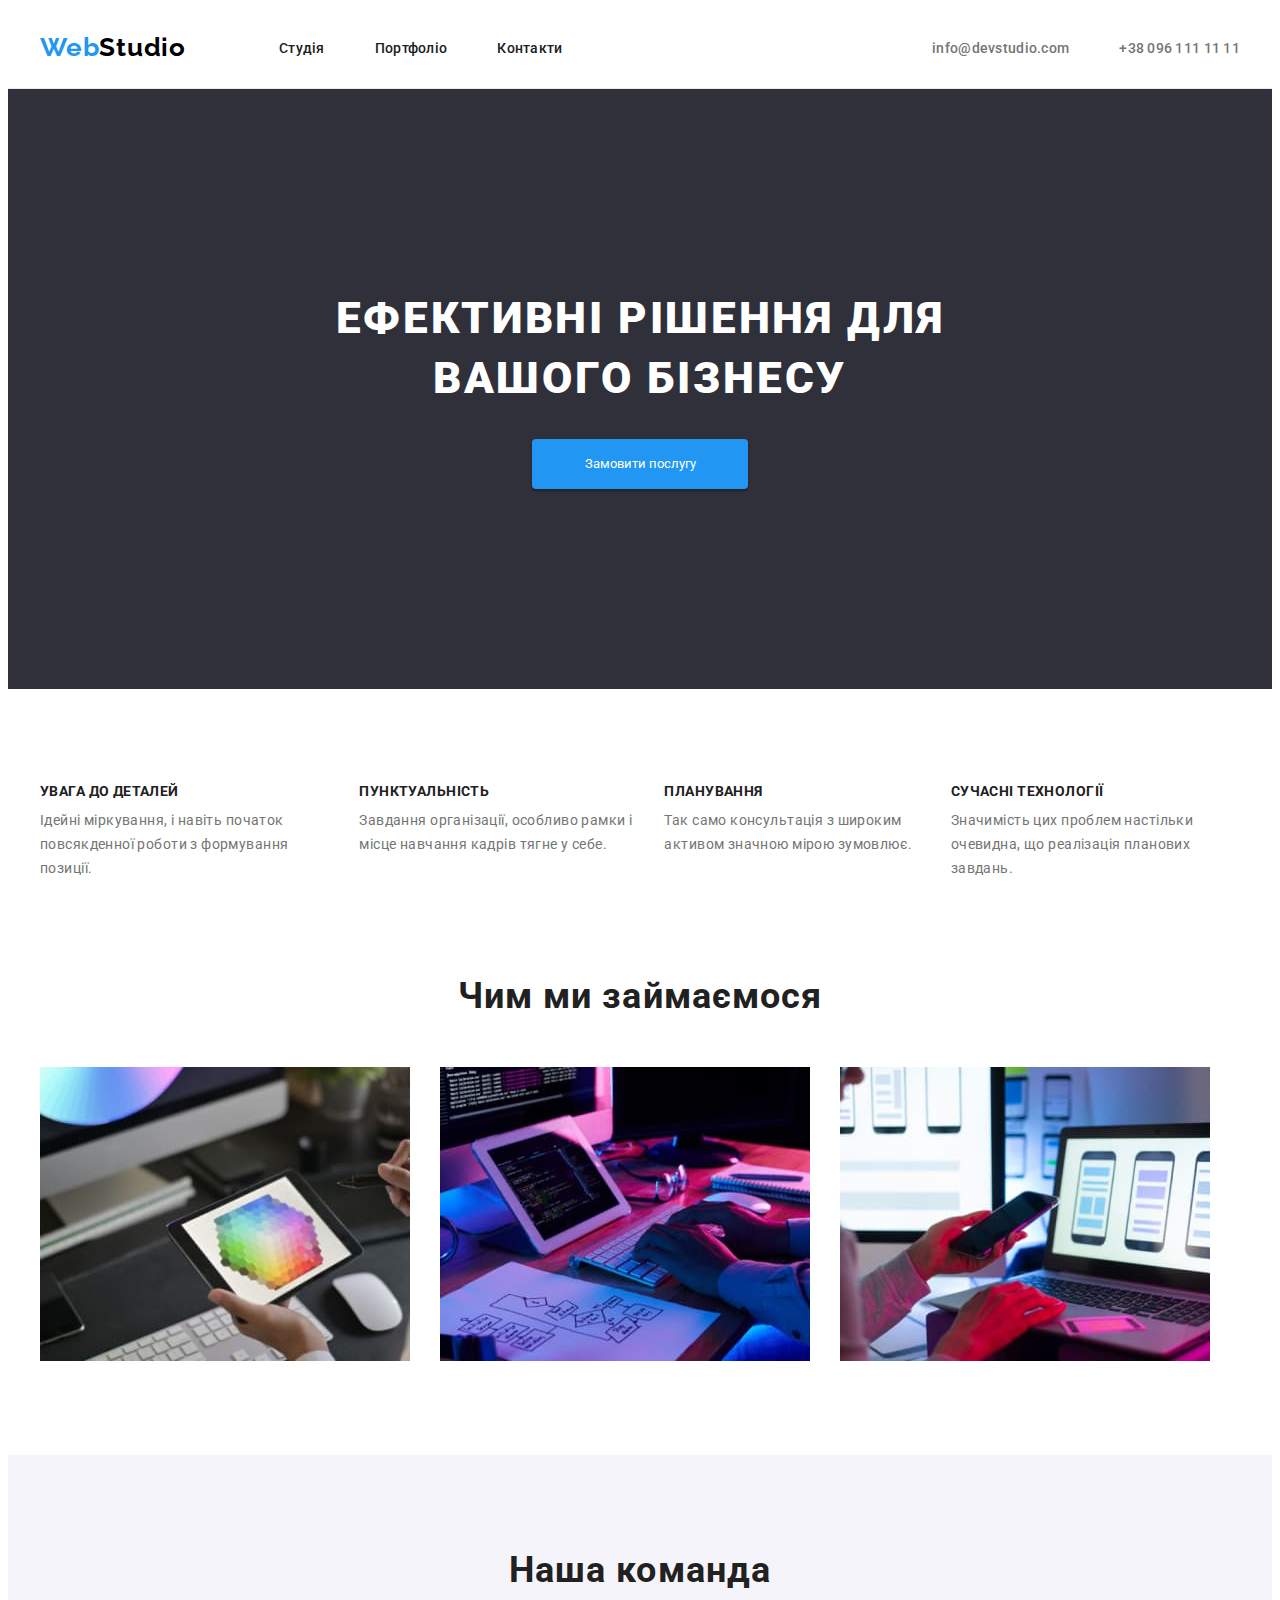
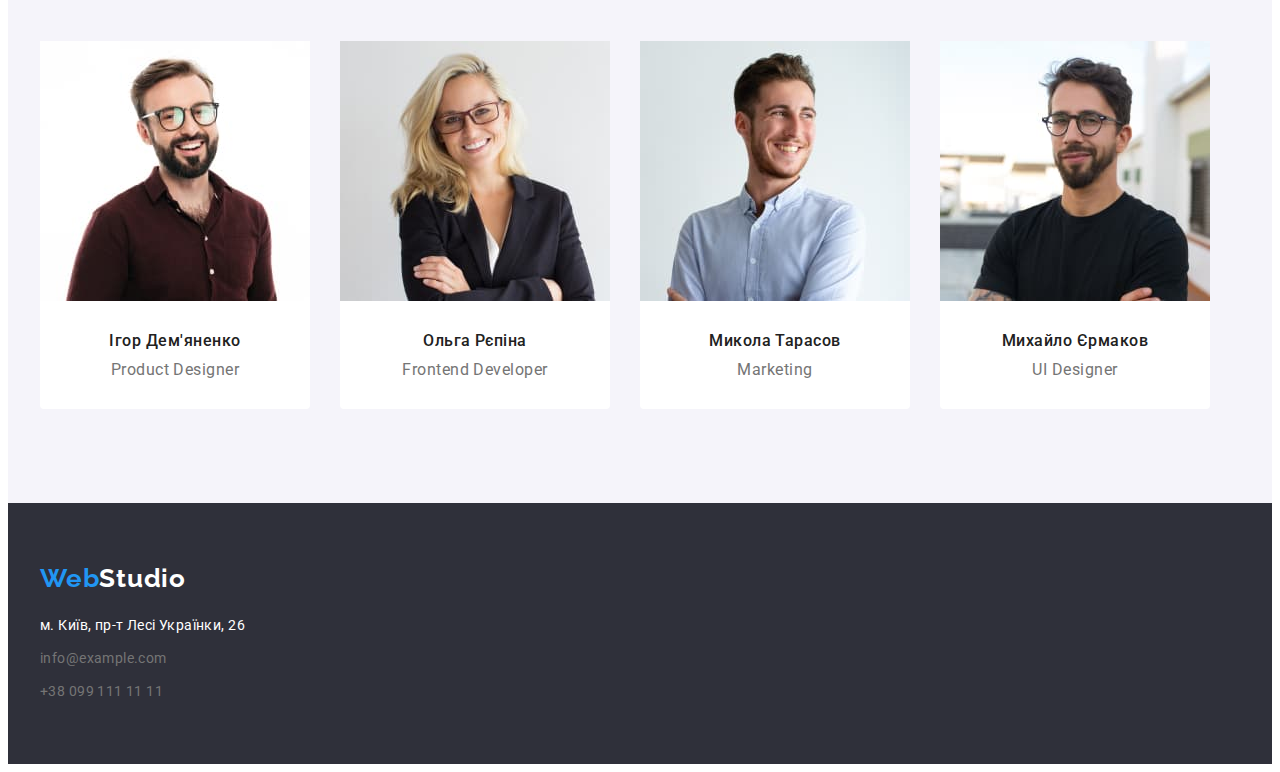
<file: index.html>
<!DOCTYPE html>
<html lang="uk">
  <head>
    <meta charset="UTF-8" />
    <meta http-equiv="X-UA-Compatible" content="IE=edge" />
    <meta name="viewport" content="width=device-width, initial-scale=1.0" />
    <link
      rel="stylesheet"
      href="https://cdnjs.cloudflare.com/ajax/libs/modern-normalize/1.1.0/modern-normalize.min.css"
      integrity="sha512-wpPYUAdjBVSE4KJnH1VR1HeZfpl1ub8YT/NKx4PuQ5NmX2tKuGu6U/JRp5y+Y8XG2tV+wKQpNHVUX03MfMFn9Q=="
      crossorigin="anonymous"
      referrerpolicy="no-referrer"
    />
    <link rel="preconnect" href="https://fonts.googleapis.com" />
    <link rel="preconnect" href="https://fonts.gstatic.com" crossorigin />
    <link
      href="https://fonts.googleapis.com/css2?family=Raleway:wght@700&family=Roboto:wght@400;500;700;900&display=swap"
      rel="stylesheet"
    />
    <link rel="stylesheet" href="./CSS/reset.css" />
    <link rel="stylesheet" href="./CSS/style.css" />
    <title lang="en">Studio</title>
  </head>
  <body>
    <header class="header">
      <div class="container header-container">
        <nav class="haeder-navigation">
        <a class="header-logo link" href="index.html" lang="en"
          ><span class="header-web-logo">Web</span>Studio
        </a>
          <ul class="header-navigation-list list">
            <li class="header-navigation-item">
              <a class="header-navigation-link link" href="index.html">Студія</a>
            </li>
            <li class="header-navigation-item">
              <a class="header-navigation-link link" href="portfolio.html">Портфоліо</a>
            </li>
            <li class="header-navigation-item">
              <a class="header-navigation-link link" href="">Контакти</a>
            </li>
          </ul>
        </nav>
        <ul class="header-address-list list">
          <li class="header-address-item">
            <a class="header-address-link link" href="mailto:info@devstudio.com"
              >info@devstudio.com</a
            >
          </li>
          <li class="header-address-item">
            <a class="header-address-link link" href="tel:+380961111111">+38 096 111 11 11</a>
          </li>
        </ul>
      </div>
    </header>
    <main>
      <section class="btn-section">
        <div class="container">
          <h1 class="btn-heading">Ефективні рішення для вашого бізнесу</h1>
          <button class="main-btn" type="button">Замовити послугу </button>
        </div>
      </section>
      <section class="our-benefits">
        <div class="container">
          <ul class="benefits-list list">
            <li class="benefits-item">
              <h2 class="benefits-heading">Увага до деталей</h2>
              <p class="benefits-description">
                Ідейні міркування, і навіть початок повсякденної роботи з формування позиції.
              </p>
            </li>
            <li class="benefits-item">
              <h2 class="benefits-heading">Пунктуальність</h2>
              <p class="benefits-description">
                Завдання організації, особливо рамки і місце навчання кадрів тягне у себе.
              </p>
            </li>
            <li class="benefits-item">
              <h2 class="benefits-heading">Планування</h2>
              <p class="benefits-description">
                Так само консультація з широким активом значною мірою зумовлює.
              </p>
            </li>
            <li class="benefits-item">
              <h2 class="benefits-heading">Сучасні технології</h2>
              <p class="benefits-description">
                Значимість цих проблем настільки очевидна, що реалізація планових завдань.
              </p>
            </li>
          </ul>
        </div>
      </section>
      <section class="our-job">
      <div class="container"> 
      <h2 class="our-job-heading">Чим ми займаємося</h2>
      <ul class="our-job-list list">
        <li class="our-job-item">
          <img
            class="our-job-picture"
            src="./images/our-job-1.jpg"
            alt="печатает на планшете"
            width="370"
          />
        </li>
        <li class="our-job-item">
          <img
            class="our-job-picture"
            src="./images/our-job-2.jpg"
            alt="смартфон и ноутбук"
            width="370"
          />
        </li>
        <li class="our-job-item">
          <img
            class="our-job-picture"
            src="./images/our-job-3.jpg"
            alt="планшет с палитрой цветов"
            width="370"/>
        </li>
      </ul>
      </section>
    </div>
      <section class="our-team">
        <div class="container">
          <h3 class="our-team-heading">Наша команда</h3>
          <ul class="our-team-list list">
            <li class="our-team-item">
                <img
                  class="our-team-photo"
                  src="./images/igor-demyanenko.jpg"
                  alt="Игорь Демьяненко"
                  width="270"
                />
                <h4 class="our-team-name">Ігор Дем'яненко</h4>
                <p class="our-team-job-title" lang="en">Product Designer</p>
            </li>
            <li class="our-team-item">
                <img
                  class="our-team-photo"
                  src="./images/olga-repina.jpg"
                  alt="Ольга Репина"
                  width="270"
                />
                <h4 class="our-team-name">Ольга Рєпіна</h4>
                <p class="our-team-job-title" lang="en">Frontend Developer</p>
            </li>
            <li class="our-team-item">
                <img
                  class="our-team-photo"
                  src="./images/nikolay-tarasov.jpg"
                  alt="Николай Тарасов"
                  width="270"
                />
                <h4 class="our-team-name">Микола Тарасов</h4>
                <p class="our-team-job-title" lang="en">Marketing</p>
            </li>
            <li class="our-team-item">
                <img
                  class="our-team-photo"
                  src="./images/mihail-ermakov.jpg"
                  alt="Михаил Ермаков"
                  width="270"
                />
                <h4 class="our-team-name">Михайло Єрмаков</h4>
                <p class="our-team-job-title" lang="en">UI Designer</p>
            </li>
          </ul>
        </div>
      </section>
    </main>
    <footer class="footer-address">
      <div class="container">
        <a class="footer-logo link" href="index.html"><span class="footer-web-logo">Web</span>Studio</a>
        <address class="foorer-address">
          <ul class="footer-address-list list">
            <li class="footer-address-item">
              <p class="address">м. Київ, пр-т Лесі Українки, 26</p>
            </li>
            <li class="footer-address-item">
              <p class="footer-address-description">info@example.com</p>
            </li>
            <li class="footer-address-item">
              <p class="footer-phone">+38 099 111 11 11</p>
            </li>
          </ul>
        </address>
      </div>
    </footer>
  </body>
</html>
</file>
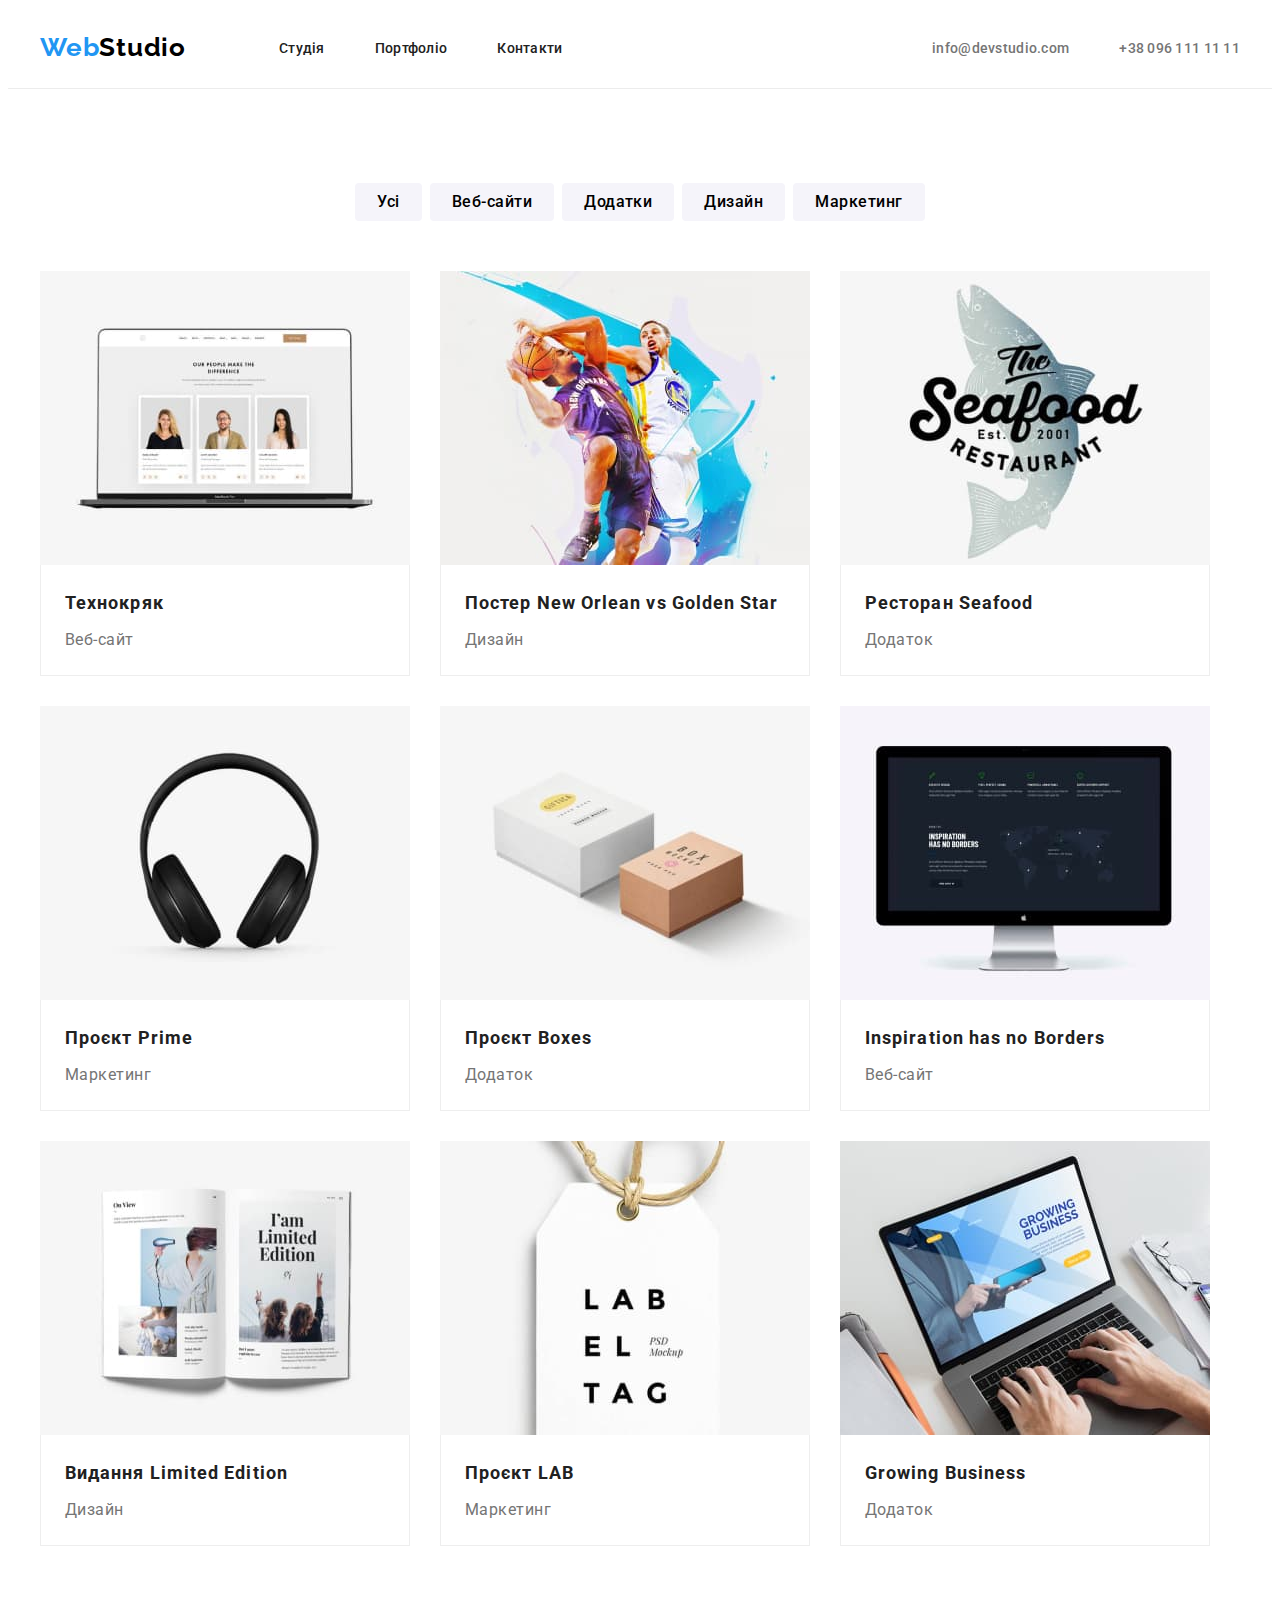
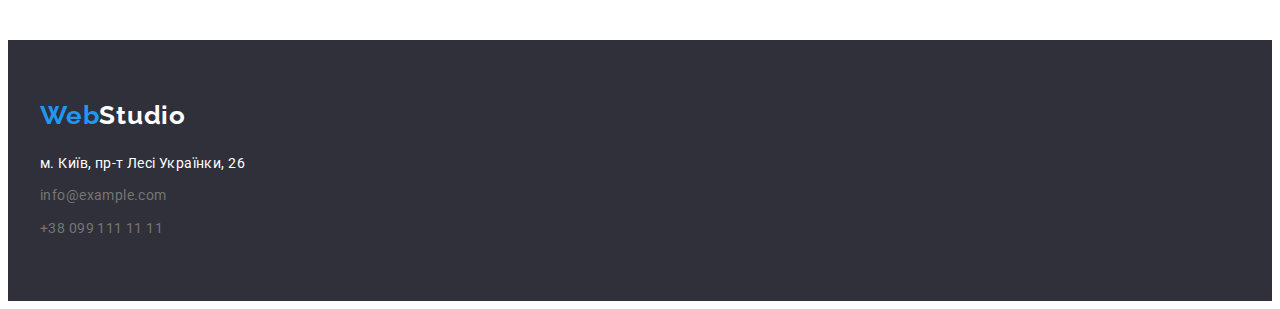
<file: portfolio.html>
<!DOCTYPE html>
<html lang="uk">
  <head>
    <meta charset="UTF-8" />
    <meta http-equiv="X-UA-Compatible" content="IE=edge" />
    <meta name="viewport" content="width=device-width, initial-scale=1.0" />
    <link
      rel="stylesheet"
      href="https://cdnjs.cloudflare.com/ajax/libs/modern-normalize/1.1.0/modern-normalize.min.css"
      integrity="sha512-wpPYUAdjBVSE4KJnH1VR1HeZfpl1ub8YT/NKx4PuQ5NmX2tKuGu6U/JRp5y+Y8XG2tV+wKQpNHVUX03MfMFn9Q=="
      crossorigin="anonymous"
      referrerpolicy="no-referrer"
    />
    <link rel="preconnect" href="https://fonts.googleapis.com" />
    <link rel="preconnect" href="https://fonts.gstatic.com" crossorigin />
    <link
      href="https://fonts.googleapis.com/css2?family=Raleway:wght@700&family=Roboto:wght@400;500;700;900&display=swap"
      rel="stylesheet"
    />
    <link rel="stylesheet" href="./CSS/reset.css" />
    <link rel="stylesheet" href="./CSS/style.css" />
    <title lang="en">Portfolio</title>
  </head>
  <body>
    <header class="header">
      <div class="container header-container">
        <nav class="haeder-navigation">
        <a class="header-logo link" href="index.html" lang="en"
          ><span class="header-web-logo">Web</span>Studio
        </a>
          <ul class="header-navigation-list list">
            <li class="header-navigation-item">
              <a class="header-navigation-link link" href="index.html">Студія</a>
            </li>
            <li class="header-navigation-item">
              <a class="header-navigation-link link" href="portfolio.html">Портфоліо</a>
            </li>
            <li class="header-navigation-item">
              <a class="header-navigation-link link" href="">Контакти</a>
            </li>
          </ul>
        </nav>
        <ul class="header-address-list list">
          <li class="header-address-item">
            <a class="header-address-link link" href="mailto:info@devstudio.com"
              >info@devstudio.com</a
            >
          </li>
          <li class="header-address-item">
            <a class="header-address-link link" href="tel:+380961111111">+38 096 111 11 11</a>
          </li>
        </ul>
      </div>
    </header>
    <main>
      <section class="main-filter">
        <div class="container">
          <ul class="filter-list list">
            <li class="filter-item">
              <button class="filter-btn" type="button">Усі</button>
            </li>
            <li class="filter-item">
              <button class="filter-btn" type="button">Веб-сайти</button>
            </li>
            <li class="filter-item">
              <button class="filter-btn" type="button">Додатки</button>
            </li>
            <li class="filter-item">
              <button class="filter-btn" type="button">Дизайн</button>
            </li>
            <li class="filter-item">
              <button class="filter-btn" type="button">Маркетинг</button>
            </li>
          </ul>
          <ul class="example-list list">
            <li class="example-item">
                <img class="example-picture" src="./images/Laptop.jpg" alt="Ноутбук" width="370" />
                <div class="description">
                <h3 class="example-title">Технокряк</h3>
                <p class="example-description">Веб-сайт</p>
                </div>
            </li>
            <li class="example-item">
                <img
                  class="example-picture"
                  src="./images/basketball.jpg"
                  alt="Постер New Orlean vs Golden Star"
                  width="370"
                />
                <div class="description">
                <h3 class="example-title">Постер New Orlean vs Golden Star</h3>
                <p class="example-description">Дизайн</p>
                </div>
            </li>
            <li class="example-item">
                <img
                  class="example-picture"
                  src="./images/restaurant.jpg"
                  alt="Ресторан"
                  width="370"
                />
                <div class="description">
                <h3 class="example-title">Ресторан Seafood</h3>
                <p class="example-description">Додаток</p>
                </div>
            </li>
            <li class="example-item">
                <img
                  class="example-picture"
                  src="./images/headphones.jpg"
                  alt="Наушники"
                  width="370"
                />
                <div class="description">
                <h3 class="example-title">Проєкт Prime</h3>
                <p class="example-description">Маркетинг</p>
                </div>
            </li>
            <li class="example-item">
                <img class="example-picture" src="./images/boxes.jpg" alt="Боксеры" width="370" />
                <div class="description">
                <h3 class="example-title">Проєкт Boxes</h3>
                <p class="example-description">Додаток</p>
                </div>
            </li>
            <li class="example-item">
                <img class="example-picture" src="./images/screen.jpg" alt="Экран" width="370" />
                <div class="description">
                <h3 class="example-title">Inspiration has no Borders</h3>
                <p class="example-description">Веб-сайт</p>
                </div>
            </li>
            <li class="example-item">
                <img class="example-picture" src="./images/magazine.jpg" alt="Журнал" width="370" />
                <div class="description">
                <h3 class="example-title">Видання Limited Edition</h3>
                <p class="example-description">Дизайн</p>
                </div>
            </li>
            <li class="example-item">
                <img class="example-picture" src="./images/label.jpg" alt="Этикетка" width="370" />
                <div class="description">
                <h3 class="example-title">Проєкт LAB</h3>
                <p class="example-description">Маркетинг</p>
                </div>
            </li>
            <li class="example-item">
                <img
                  class="example-picture"
                  src="./images/laptop-typing.jpg"
                  alt="Печатает на ноутбуке"
                  width="370"
                />
                <div class="description">
                <h3 class="example-title">Growing Business</h3>
                <p class="example-description">Додаток</p>
                </div>
            </li>
          </ul>
      </section>
    </main>
    <footer class="footer-address">
      <div class="container">
        <a class="footer-logo link" href="index.html"><span class="footer-web-logo">Web</span>Studio</a>
        <address class="foorer-address">
          <ul class="footer-address-list list">
            <li class="footer-address-item">
              <p class="address">м. Київ, пр-т Лесі Українки, 26</p>
            </li>
            <li class="footer-address-item">
              <p class="footer-address-description">info@example.com</p>
            </li>
            <li class="footer-address-item">
              <p class="footer-phone">+38 099 111 11 11</p>
            </li>
          </ul>
        </address>
      </div>
    </footer>
  </body>
</html>
</file>
<file: CSS/style.css>
:root {
    --main-header-color: #FFFFFF;
    --second-heading-color: #212121;
    --description-color: #757575;
    --header-logo-color: #000000;
    --footer-logo-color: #FFFFFF;
    --hover-color: #2196F3;
    --footer-adress-color: #FFFFFF;
    --web-logo: #2196F3;
    --service-btn-text: #FFFFFF;
    --service-btn-color: #2196F3;
    --filter-btn-hover-text: #FFFFFF;
    --filter-btn-hover-color: #2196F3;
    --filter-btn-text: #212121;
}

p,
h1,
h2,
h3,
h4,
h5,
h6 {
    margin: 0;
}

ul {
    margin: 0;
    padding-left: 0;
}

a {
    color: inherit;
}

body {
    font-family: "Roboto", "Raleway", sans-serif;
}

button input a {
    cursor: pointer;
}

.list {
    list-style: none;
    text-decoration: none;
}

.link {
    text-decoration: none;
}

.container {
    width: 1200px;
    margin: 0 auto;
    padding-left: 15px;
    padding-right: 15px;
    /* outline: 1px solid tomato; */
}


/* -------------- studio\portfolio header -------------- */

.header {
    padding-top: 24px;
    padding-bottom: 25px;
    border-bottom: 1px solid #ECECEC;
}

.header>.container {
    display: flex;
    align-items: center;
}

.haeder-navigation {
    display: flex;
    align-items: center;
}
.header-web-logo {
    color: var(--web-logo);
}

.header-logo {
    font-family: 'Raleway';
    font-weight: 700;
    font-size: 26px;
    line-height: 1.2;
    letter-spacing: 0.03em;
    color: var(--header-logo-color);
    margin-right: 93px;
}

.header-navigation-list {
    display: flex;
    gap: 50px;
}

.header-navigation-link:hover,
.header-navigation-link:focus {
    color: var(--hover-color)
}

.header-navigation-link {
    font-weight: 500;
    font-size: 14px;
    line-height: 1.15;
    letter-spacing: 0.02em;
    color: var(--second-heading-color);
}

.header-address-list {
    display: flex;
    gap: 50px;
    margin-left: auto;
}

.header-address-link:hover,
.header-address-link:focus {
    color: var(--hover-color)
}

.header-address-link {
    font-weight: 500;
    font-size: 14px;
    line-height: 1.15;
    letter-spacing: 0.02em;
    color: var(--description-color)
}


/* -------------- studio-main -------------- */

.btn-section {
    background-color: #2F303A;
    padding: 200px 0;
}

.btn-section>.container {
    display: flex;
    flex-direction: column;
    align-items: center;
}

.btn-heading {
    font-weight: 900;
    font-size: 44px;
    line-height: 1.36;
    text-align: center;
    letter-spacing: 0.06em;
    text-transform: uppercase;
    color: var(--main-header-color);
    margin-bottom: 30px;
    max-width: 700px;
}

.main-btn {
    font-family: 'roboto';
    color: var(--service-btn-text);
    background-color: var(--service-btn-color);
    border: none;
    width: 216px;
    height: 50px;
    box-shadow: 0px 3px 1px rgba(0, 0, 0, 0.1), 0px 1px 2px rgba(0, 0, 0, 0.08), 0px 2px 2px rgba(0, 0, 0, 0.12);
    border-radius: 4px;
}

.our-benefits {
    padding-top: 94px;
    padding-bottom: 94px;
}

.benefits-list {
    display: flex;
    gap: 30px;
}

.benefits-heading {
    font-weight: 700;
    font-size: 14px;
    line-height: 1.15;
    letter-spacing: 0.03em;
    text-transform: uppercase;
    color: var(--second-heading-color);
    margin-bottom: 10px;
}

.benefits-description {
    font-weight: 400;
    font-size: 14px;
    line-height: 1.71;
    letter-spacing: 0.03em;
    color: var(--description-color);
}

.our-job {
    padding-bottom: 94px;
}

.our-job-heading {
    font-weight: 700;
    font-size: 36px;
    line-height: 1.17;
    text-align: center;
    letter-spacing: 0.03em;
    color: var(--second-heading-color);
    margin-bottom: 50px;
}

.our-job-list {
    display: flex;
    gap: 30px;

}

.our-team {
    padding-top: 94px;
    padding-bottom: 94px;
    background-color: #F5F4FA;

}

.our-team-item {
    width: 270px;
    border-radius: 0px 0px 4px 4px;
    background-color: #fff;
}

.our-team-heading {
    font-weight: 700;
    font-size: 36px;
    line-height: 1.17;
    text-align: center;
    letter-spacing: 0.03em;
    color: var(--second-heading-color);
    margin-bottom: 50px;
}

.our-team-list {
    display: flex;
    gap: 30px;
}

.product-designer {}

.frontend-developer {}

.ui-designer {}

.marketing {}



.our-team-name {
    font-weight: 500;
    font-size: 16px;
    line-height: 1.19;
    text-align: center;
    letter-spacing: 0.03em;
    color: var(--second-heading-color);
    padding-top: 30px;
    margin-bottom: 10px;
}

.our-team-job-title {
    font-weight: 400;
    font-size: 16px;
    line-height: 1.19;
    text-align: center;
    letter-spacing: 0.03em;
    color: var(--description-color);
    padding-bottom: 30px;
}


/* -------------- portfolio main -------------- */

.main-filter {
    padding-top: 94px;
    padding-bottom: 94px;
}

.filter-list {
    margin-bottom: 50px;
    display: flex;
    gap: 8px;
    justify-content: center;
}

.filter-btn:hover,
.filter-btn:focus {
    color: var(--filter-btn-hover-text);
    background-color: var(--filter-btn-hover-color);
    box-shadow: 0px 3px 1px rgba(0, 0, 0, 0.1), 0px 1px 2px rgba(0, 0, 0, 0.08), 0px 2px 2px rgba(0, 0, 0, 0.12);
}


.filter-btn {
    font-family: 'roboto';
    font-weight: 500;
    font-size: 16px;
    line-height: 1.62;
    text-align: center;
    letter-spacing: 0.03em;
    border: none;
    background: none;
    background-color: #F5F4FA;
    padding: 6px 22px;
    border-radius: 4px;
    cursor: pointer;
}


.example-list {
    display: flex;
    flex-wrap: wrap;
    row-gap: 30px;
    column-gap: 30px;
}

.card {
    /* border: 1px solid black; */
}

.example-item {
    width: 370px;
    /* border: 1px solid black; */
}

.description {
padding: 20px 24px;
border-left: 1px solid #EEEEEE;
border-right: 1px solid #EEEEEE;
border-bottom: 1px solid #EEEEEE;
}

.example-title {
    font-weight: 700;
    font-size: 18px;
    line-height: 2.0;
    letter-spacing: 0.06em;
    color: var(--second-heading-color);
    margin-bottom: 4px;
}

.example-description {
    font-weight: 400;
    font-size: 16px;
    line-height: 1.88;
    letter-spacing: 0.03em;
    color: var(--description-color);
}

/* -------------- studio/porfolio footer -------------- */
.footer-address {
    background-color: #2F303A;
    padding-top: 60px;
    padding-bottom: 60px;
}

.footer-web-logo {
    color: var(--web-logo);
}


.footer-logo {
    font-family: 'Raleway';
    font-weight: 700;
    font-size: 26px;
    margin-bottom: 20px;
    line-height: 1.2;
    letter-spacing: 0.03em;
    color: var(--footer-logo-color);
}

.footer-address-list {
    gap: 9px;
}

.address {
    font-weight: 400;
    font-size: 14px;
    font-style: normal;
    line-height: 1.71;
    letter-spacing: 0.03em;
    color: var(--footer-adress-color);
    margin-bottom: 9px;
}

.footer-address-description {
    font-family: 'Roboto';
    font-style: normal;
    font-weight: 400;
    font-size: 14px;
    line-height: 1.71;
    letter-spacing: 0.03em;
    color: var(--description-color);
    margin-bottom: 9px;
}


.footer-phone {
    font-family: 'Roboto';
    font-style: normal;
    font-weight: 400;
    font-size: 14px;
    line-height: 1.71;
    letter-spacing: 0.03em;
    color: var(--description-color);
}
</file>
